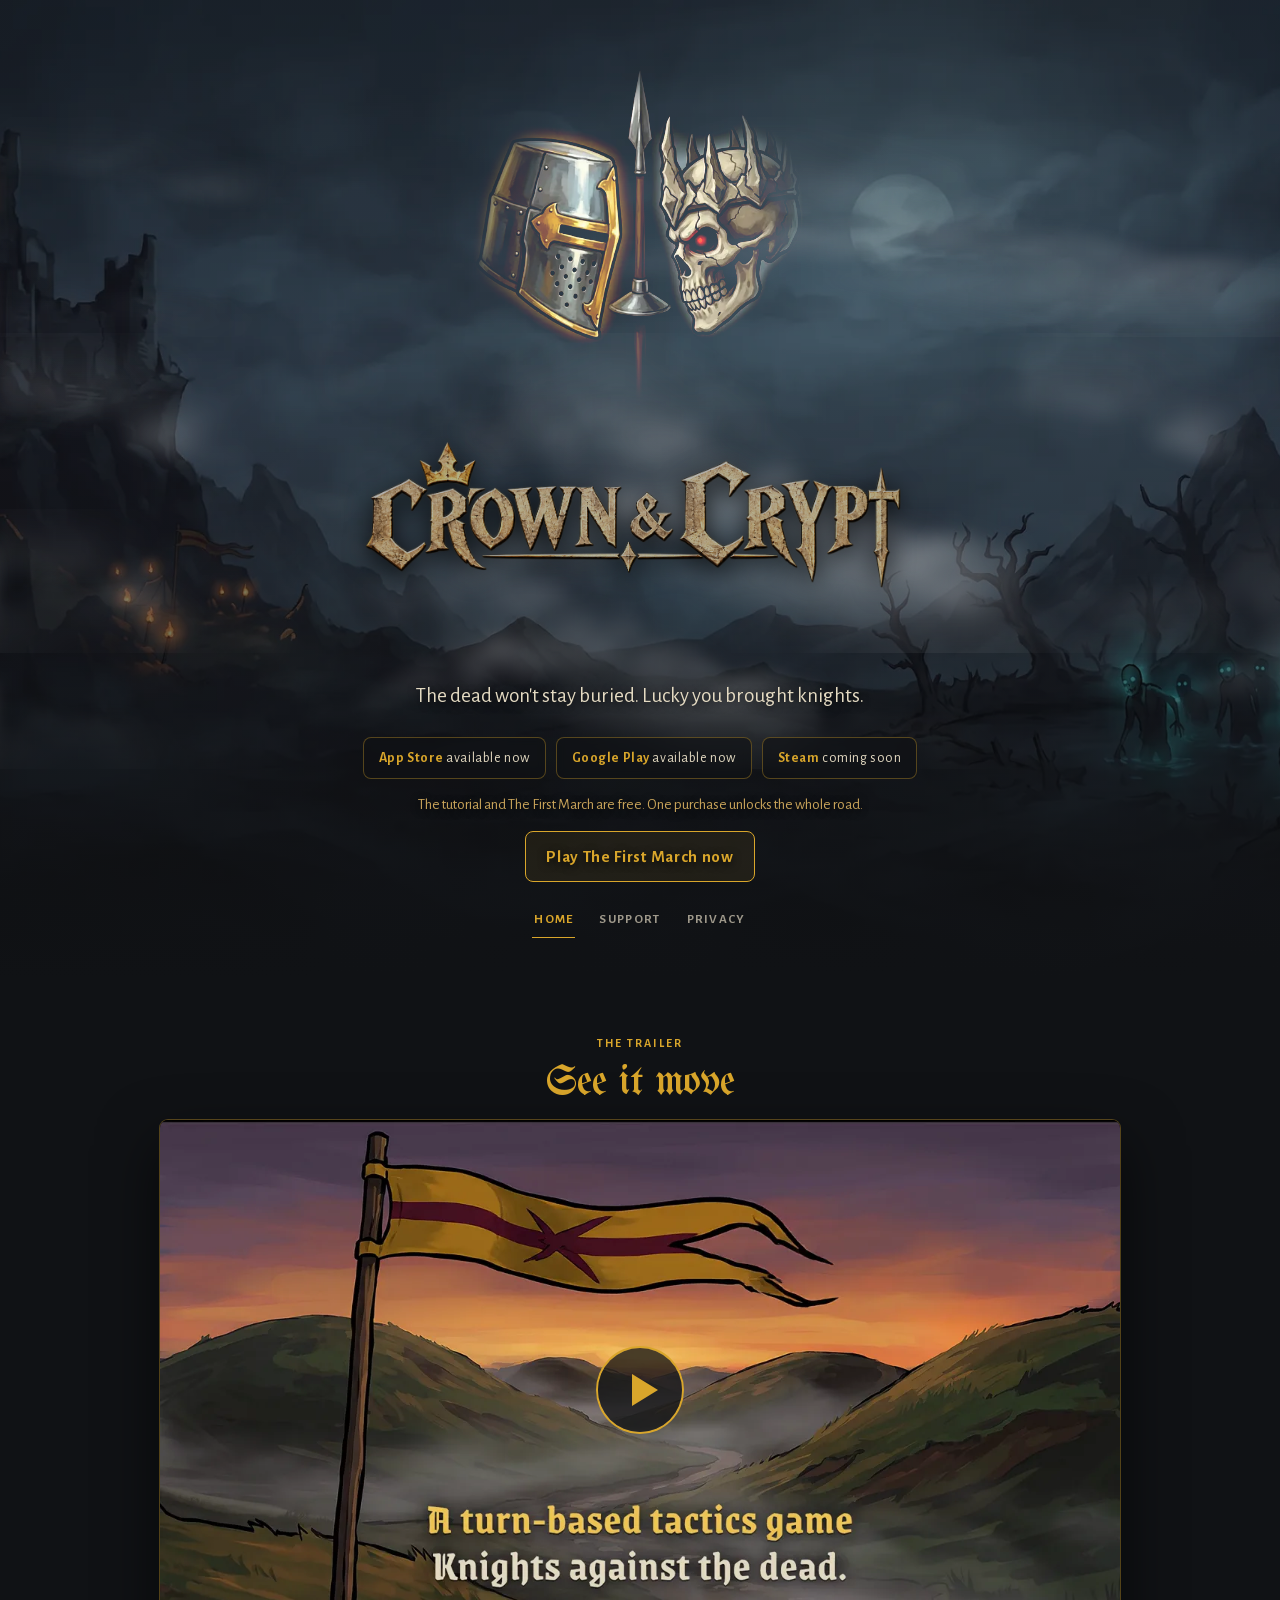
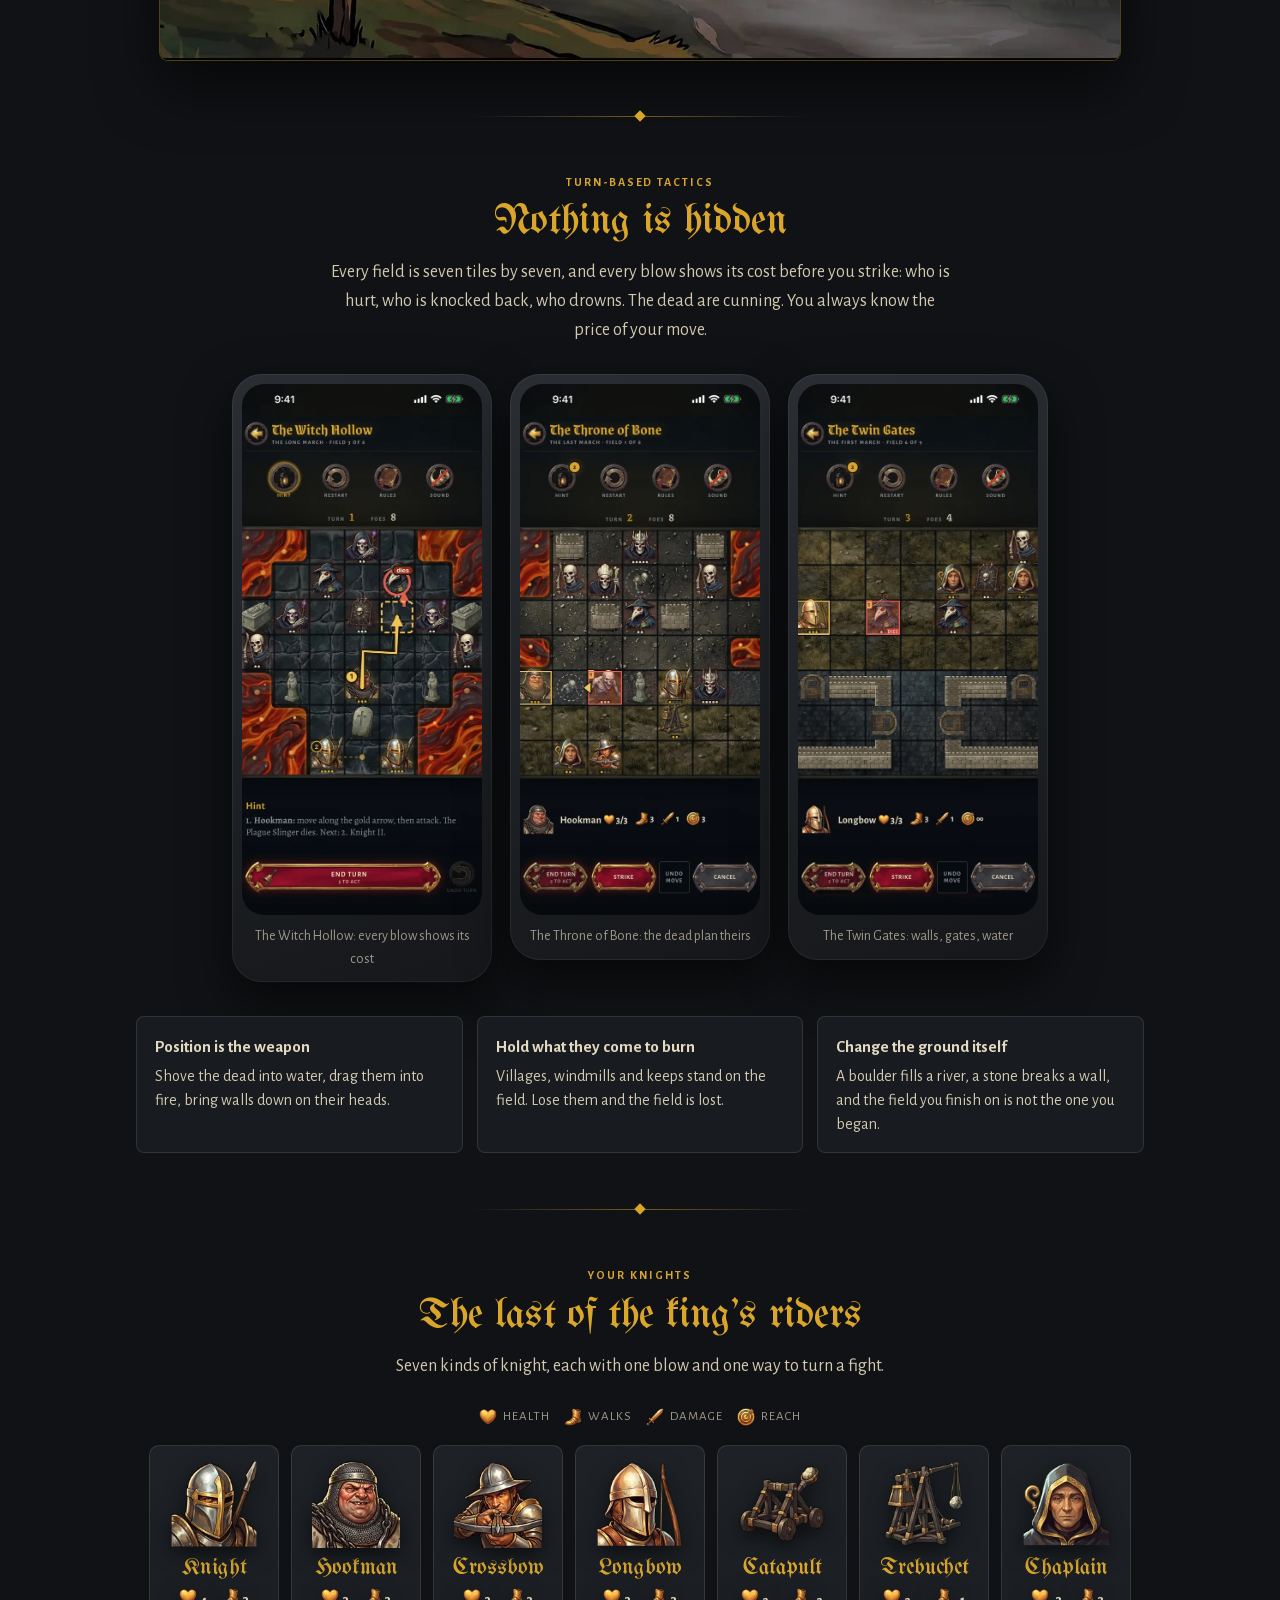
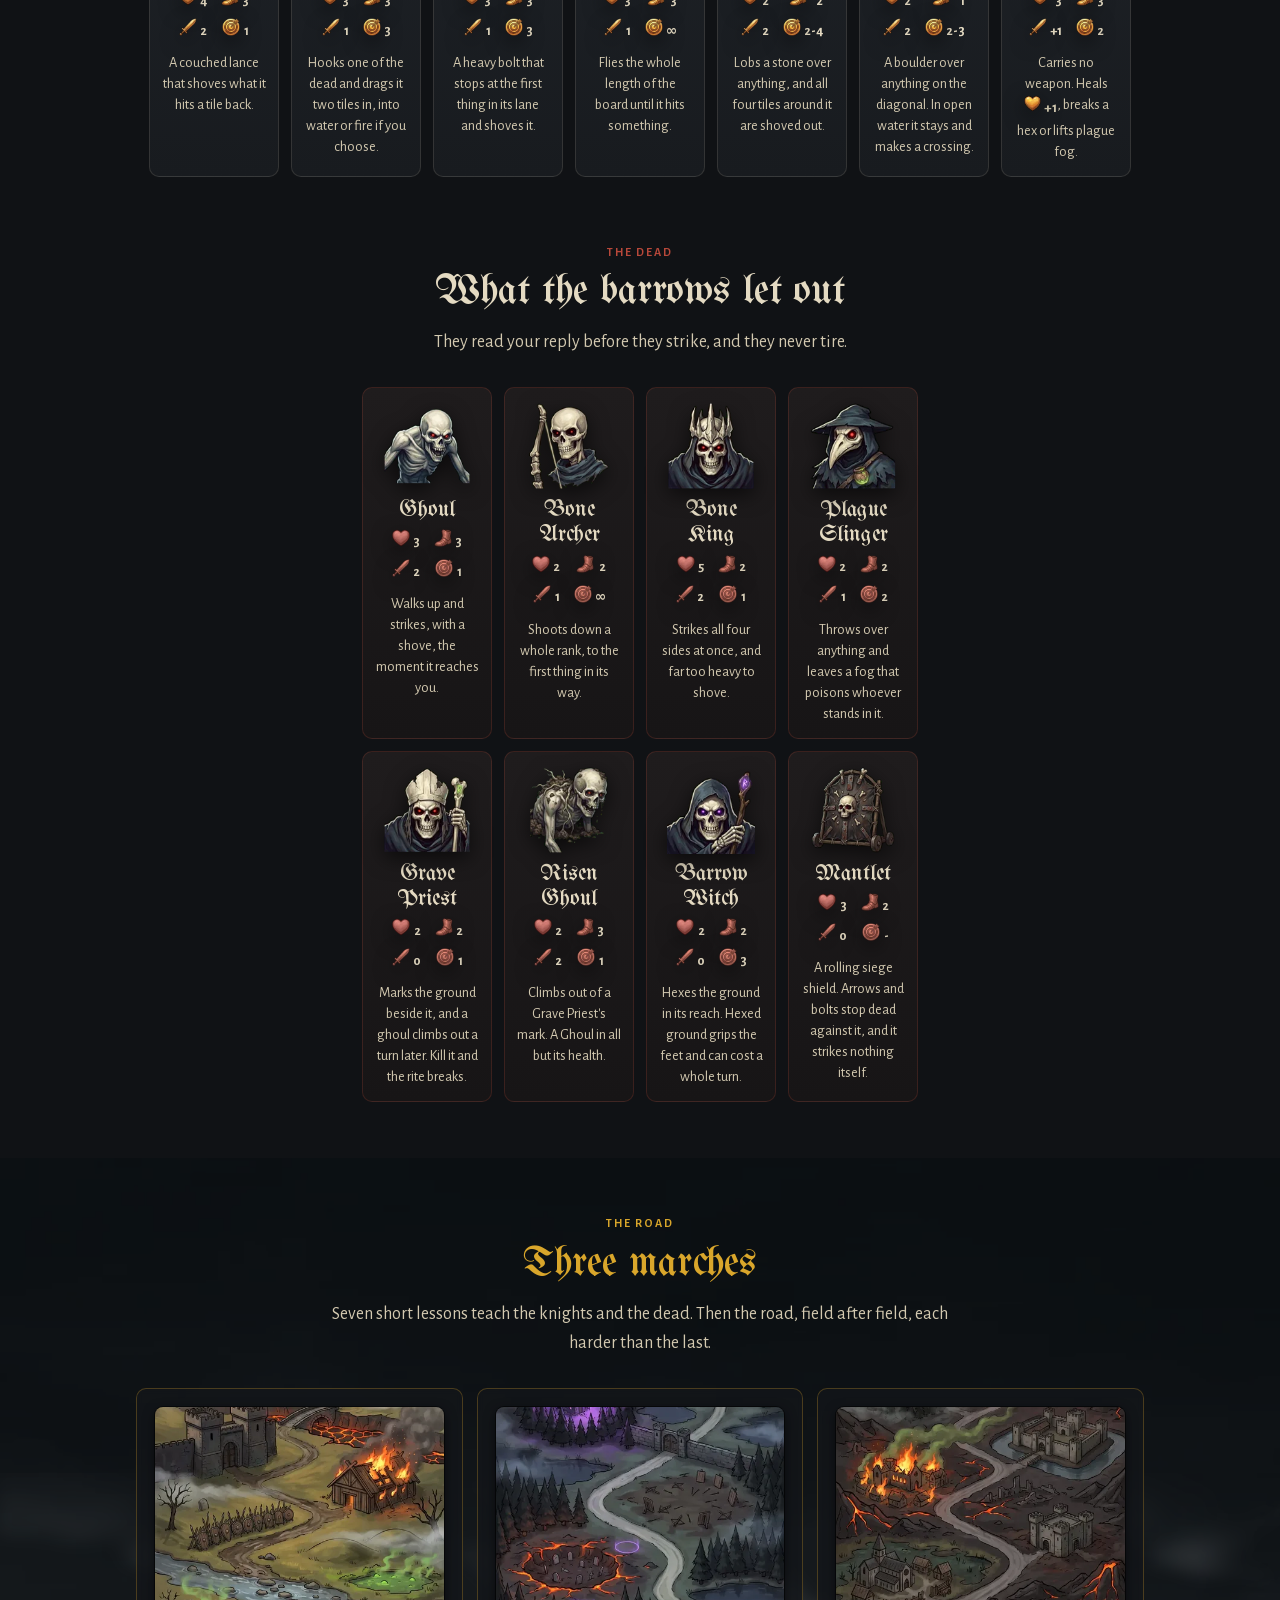
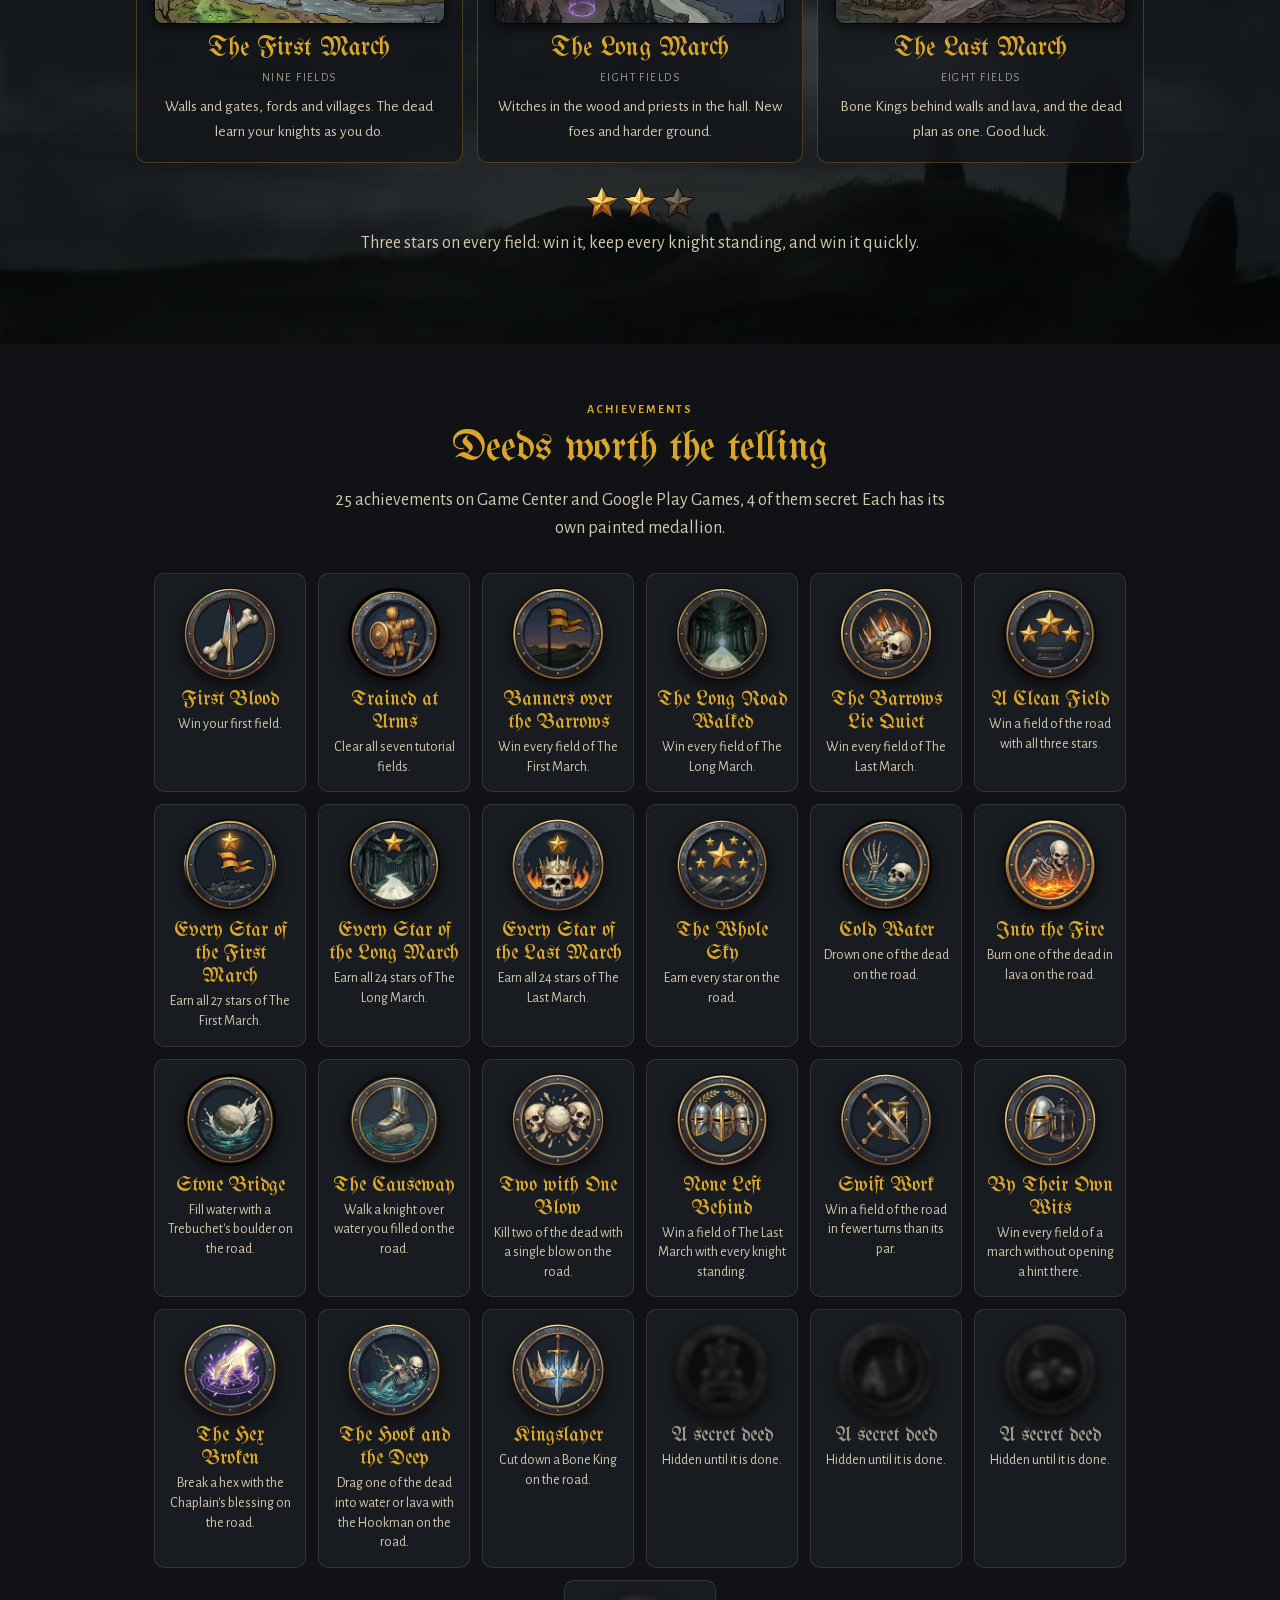
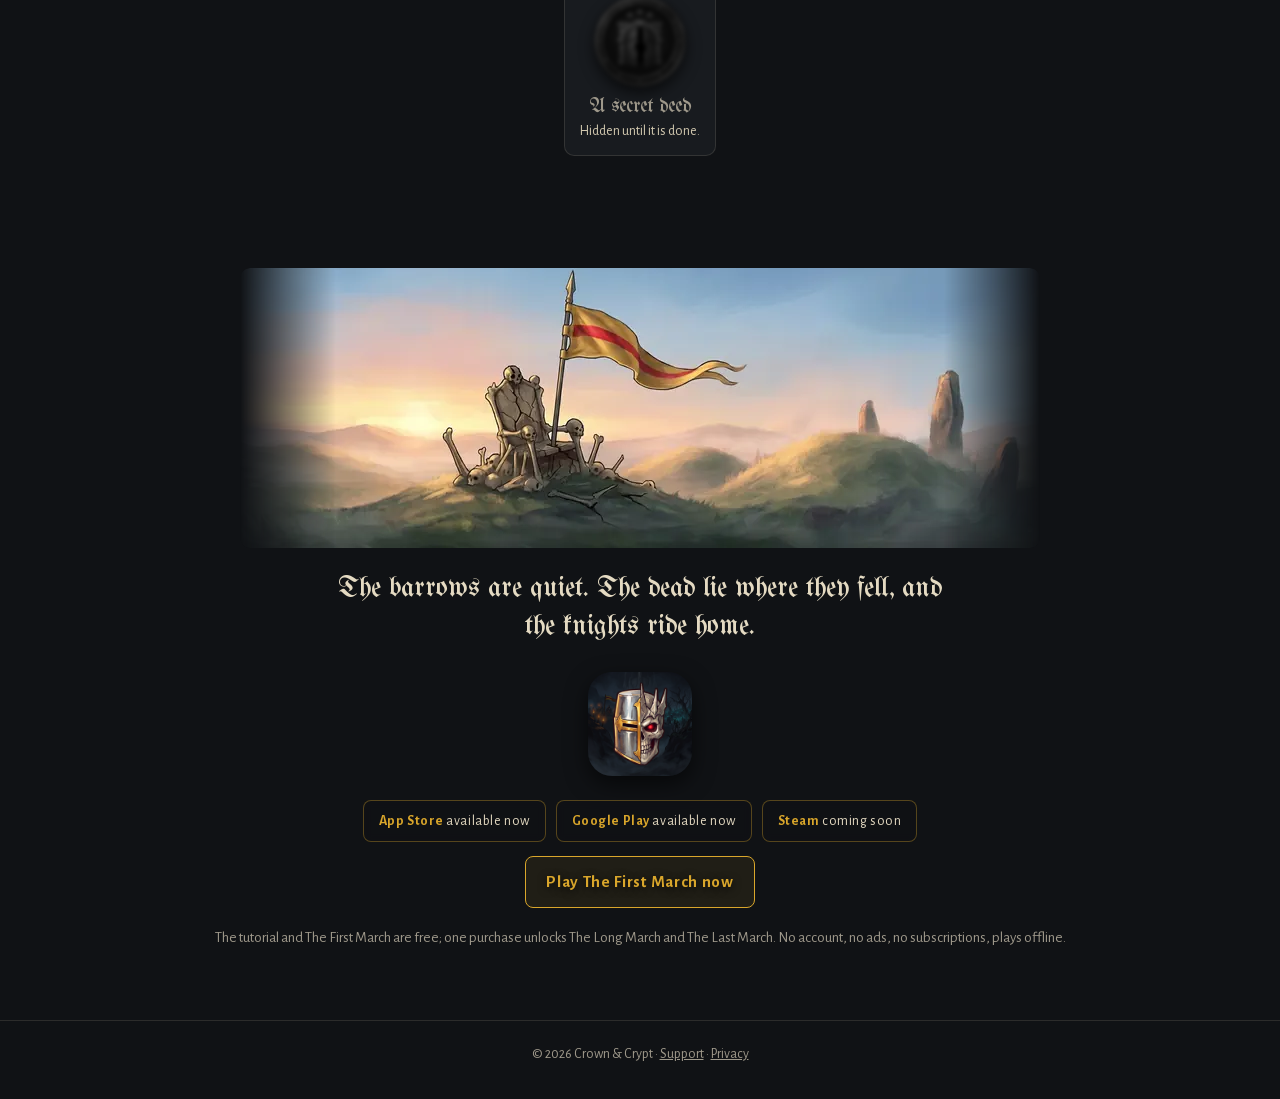
<file: index.html>
<!doctype html>
<html lang="en"><head><meta charset="utf-8"><meta name="color-scheme" content="dark"><meta name="viewport" content="width=device-width,initial-scale=1">
<title>Crown &amp; Crypt</title>
<meta name="description" content="A turn-based tactics game: the last of the king's knights against the dead, on small 7x7 fields.">
<meta property="og:title" content="Crown &amp; Crypt"><meta property="og:description" content="The last of the king's knights against the dead. A turn-based tactics game.">
<meta property="og:image" content="https://pa-az.github.io/crown-and-crypt-site/assets/og.jpg">
<link rel="icon" href="favicon.png"><link rel="apple-touch-icon" href="assets/apple-touch-icon.png">
<link rel="stylesheet" href="style.css?v=15">
<script data-goatcounter="https://candc.goatcounter.com/count" async src="//gc.zgo.at/count.js"></script>
</head><body>
<header class="hero"><div class="bg"></div><div class="fog c"></div><div class="fog a"></div><div class="fog b"></div><div class="shade"></div>
<img class="crest" src="assets/crest.webp" alt="A knight's helm and a crowned skull, a lance between them">
<h1 class="wordmark-heading"><img class="wordmark" src="assets/title-lockup.png" alt="Crown &amp; Crypt"></h1>
<p class="tag">The dead won't stay buried. Lucky you brought knights.</p>
<div class="stores"><a href="https://apps.apple.com/us/app/crown-crypt/id6816765740"><b>App Store</b> available now</a><a href="https://play.google.com/store/apps/details?id=com.pouyazarpak.crownandcrypt"><b>Google Play</b> available now</a><span><b>Steam</b> coming soon</span></div>
<p class="free">The tutorial and The First March are free. One purchase unlocks the whole road.</p>
<p class="play"><a href="play/">Play The First March now</a></p>
<nav><a href="./" aria-current="page">Home</a><a href="support.html">Support</a><a href="privacy.html">Privacy</a></nav>
</header>

<section class="trailer">
<div class="eyebrow">The trailer</div><h2>See it move</h2>
<button class="yt" type="button" aria-label="Play the Crown &amp; Crypt trailer" onclick="this.outerHTML='<iframe class=&quot;yt&quot; src=&quot;https://www.youtube-nocookie.com/embed/4yK3r8IErIY?autoplay=1&amp;rel=0&quot; title=&quot;Crown &amp;amp; Crypt trailer&quot; allow=&quot;autoplay; encrypted-media; picture-in-picture; fullscreen&quot; allowfullscreen></iframe>'"><img src="assets/trailer-poster.webp" alt=""><span class="ytplay"></span></button>
</section>

<div class="rule"></div>

<section>
<div class="eyebrow">Turn-based tactics</div><h2>Nothing is hidden</h2>
<p class="intro">Every field is seven tiles by seven, and every blow shows its cost before you strike: who is hurt, who is knocked back, who drowns. The dead are cunning. You always know the price of your move.</p>
<div class="shots">
<figure class="phone"><img src="assets/shot2-hollow.webp" alt="The Witch Hollow: a hint shows the Hookman's walk and the blow, and the Plague Slinger it kills"><figcaption>The Witch Hollow: every blow shows its cost</figcaption></figure>
<figure class="phone"><img src="assets/shot2-throne.webp" alt="The Throne of Bone: the knights before a wall, the dead and their Bone King beyond it"><figcaption>The Throne of Bone: the dead plan theirs</figcaption></figure>
<figure class="phone"><img src="assets/shot2-gates.webp" alt="The Twin Gates: walls, gates and water between the knights and the dead"><figcaption>The Twin Gates: walls, gates, water</figcaption></figure>
</div>
<div class="points">
<div class="point"><h3>Position is the weapon</h3><p>Shove the dead into water, drag them into fire, bring walls down on their heads.</p></div>
<div class="point"><h3>Hold what they come to burn</h3><p>Villages, windmills and keeps stand on the field. Lose them and the field is lost.</p></div>
<div class="point"><h3>Change the ground itself</h3><p>A boulder fills a river, a stone breaks a wall, and the field you finish on is not the one you began.</p></div>
</div>
</section>

<div class="rule"></div>

<section>
<div class="eyebrow">Your knights</div><h2>The last of the king's riders</h2>
<p class="intro">Seven kinds of knight, each with one blow and one way to turn a fight.</p>
<p class="legend"><img src="assets/mark-health-k.webp" alt=""> health <img src="assets/mark-move-k.webp" alt=""> walks <img src="assets/mark-dmg-k.webp" alt=""> damage <img src="assets/mark-reach-k.webp" alt=""> reach</p>
<div class="roster"><article class="unit"><img src="assets/unit-lancer.webp" alt=""><h3>Knight</h3><div class="marks" aria-label="4 health, walks 3, 2 damage, reach 1"><span><img src="assets/mark-health-k.webp" alt="">4</span><span><img src="assets/mark-move-k.webp" alt="">3</span><span><img src="assets/mark-dmg-k.webp" alt="">2</span><span><img src="assets/mark-reach-k.webp" alt="">1</span></div><p>A couched lance that shoves what it hits a tile back.</p></article><article class="unit"><img src="assets/unit-billhook.webp" alt=""><h3>Hookman</h3><div class="marks" aria-label="3 health, walks 3, 1 damage, reach 3"><span><img src="assets/mark-health-k.webp" alt="">3</span><span><img src="assets/mark-move-k.webp" alt="">3</span><span><img src="assets/mark-dmg-k.webp" alt="">1</span><span><img src="assets/mark-reach-k.webp" alt="">3</span></div><p>Hooks one of the dead and drags it two tiles in, into water or fire if you choose.</p></article><article class="unit"><img src="assets/unit-crossbow.webp?v=2" alt=""><h3>Crossbow</h3><div class="marks" aria-label="3 health, walks 3, 1 damage, reach 3"><span><img src="assets/mark-health-k.webp" alt="">3</span><span><img src="assets/mark-move-k.webp" alt="">3</span><span><img src="assets/mark-dmg-k.webp" alt="">1</span><span><img src="assets/mark-reach-k.webp" alt="">3</span></div><p>A heavy bolt that stops at the first thing in its lane and shoves it.</p></article><article class="unit"><img src="assets/unit-longbow.webp" alt=""><h3>Longbow</h3><div class="marks" aria-label="3 health, walks 3, 1 damage, reach the whole rank"><span><img src="assets/mark-health-k.webp" alt="">3</span><span><img src="assets/mark-move-k.webp" alt="">3</span><span><img src="assets/mark-dmg-k.webp" alt="">1</span><span><img src="assets/mark-reach-k.webp" alt="">∞</span></div><p>Flies the whole length of the board until it hits something.</p></article><article class="unit"><img src="assets/unit-catapult.webp" alt=""><h3>Catapult</h3><div class="marks" aria-label="2 health, walks 2, 2 damage, reach 2none4"><span><img src="assets/mark-health-k.webp" alt="">2</span><span><img src="assets/mark-move-k.webp" alt="">2</span><span><img src="assets/mark-dmg-k.webp" alt="">2</span><span><img src="assets/mark-reach-k.webp" alt="">2-4</span></div><p>Lobs a stone over anything, and all four tiles around it are shoved out.</p></article><article class="unit"><img src="assets/unit-trebuchet.webp" alt=""><h3>Trebuchet</h3><div class="marks" aria-label="2 health, walks 1, 2 damage, reach 2none3"><span><img src="assets/mark-health-k.webp" alt="">2</span><span><img src="assets/mark-move-k.webp" alt="">1</span><span><img src="assets/mark-dmg-k.webp" alt="">2</span><span><img src="assets/mark-reach-k.webp" alt="">2-3</span></div><p>A boulder over anything on the diagonal. In open water it stays and makes a crossing.</p></article><article class="unit"><img src="assets/unit-chaplain.webp" alt=""><h3>Chaplain</h3><div class="marks" aria-label="3 health, walks 3, heals 1 damage, reach 2"><span><img src="assets/mark-health-k.webp" alt="">3</span><span><img src="assets/mark-move-k.webp" alt="">3</span><span><img src="assets/mark-dmg-k.webp" alt="">+1</span><span><img src="assets/mark-reach-k.webp" alt="">2</span></div><p>Carries no weapon. Heals <span class="mki"><img src="assets/mark-health-k.webp" alt="">+1</span>, breaks a hex or lifts plague fog.</p></article></div>
</section>

<section class="dead" style="padding-top:10px">
<div class="eyebrow" style="color:var(--madder)">The dead</div><h2 style="color:var(--bone)">What the barrows let out</h2>
<p class="intro">They read your reply before they strike, and they never tire.</p>
<div class="roster"><article class="unit"><img src="assets/unit-ghoul.webp" alt=""><h3>Ghoul</h3><div class="marks" aria-label="3 health, walks 3, 2 damage, reach 1"><span><img src="assets/mark-health-d.webp" alt="">3</span><span><img src="assets/mark-move-d.webp" alt="">3</span><span><img src="assets/mark-dmg-d.webp" alt="">2</span><span><img src="assets/mark-reach-d.webp" alt="">1</span></div><p>Walks up and strikes, with a shove, the moment it reaches you.</p></article><article class="unit"><img src="assets/unit-bonearcher.webp" alt=""><h3>Bone Archer</h3><div class="marks" aria-label="2 health, walks 2, 1 damage, reach the whole rank"><span><img src="assets/mark-health-d.webp" alt="">2</span><span><img src="assets/mark-move-d.webp" alt="">2</span><span><img src="assets/mark-dmg-d.webp" alt="">1</span><span><img src="assets/mark-reach-d.webp" alt="">∞</span></div><p>Shoots down a whole rank, to the first thing in its way.</p></article><article class="unit"><img src="assets/unit-boneking.webp" alt=""><h3>Bone King</h3><div class="marks" aria-label="5 health, walks 2, 2 damage, reach 1"><span><img src="assets/mark-health-d.webp" alt="">5</span><span><img src="assets/mark-move-d.webp" alt="">2</span><span><img src="assets/mark-dmg-d.webp" alt="">2</span><span><img src="assets/mark-reach-d.webp" alt="">1</span></div><p>Strikes all four sides at once, and far too heavy to shove.</p></article><article class="unit"><img src="assets/unit-slinger.webp" alt=""><h3>Plague Slinger</h3><div class="marks" aria-label="2 health, walks 2, 1 damage, reach 2"><span><img src="assets/mark-health-d.webp" alt="">2</span><span><img src="assets/mark-move-d.webp" alt="">2</span><span><img src="assets/mark-dmg-d.webp" alt="">1</span><span><img src="assets/mark-reach-d.webp" alt="">2</span></div><p>Throws over anything and leaves a fog that poisons whoever stands in it.</p></article><article class="unit"><img src="assets/unit-priest.webp" alt=""><h3>Grave Priest</h3><div class="marks" aria-label="2 health, walks 2, 0 damage, reach 1"><span><img src="assets/mark-health-d.webp" alt="">2</span><span><img src="assets/mark-move-d.webp" alt="">2</span><span><img src="assets/mark-dmg-d.webp" alt="">0</span><span><img src="assets/mark-reach-d.webp" alt="">1</span></div><p>Marks the ground beside it, and a ghoul climbs out a turn later. Kill it and the rite breaks.</p></article><article class="unit"><img src="assets/unit-risen.webp" alt=""><h3>Risen Ghoul</h3><div class="marks" aria-label="2 health, walks 3, 2 damage, reach 1"><span><img src="assets/mark-health-d.webp" alt="">2</span><span><img src="assets/mark-move-d.webp" alt="">3</span><span><img src="assets/mark-dmg-d.webp" alt="">2</span><span><img src="assets/mark-reach-d.webp" alt="">1</span></div><p>Climbs out of a Grave Priest's mark. A Ghoul in all but its health.</p></article><article class="unit"><img src="assets/unit-witch.webp?v=2" alt=""><h3>Barrow Witch</h3><div class="marks" aria-label="2 health, walks 2, 0 damage, reach 3"><span><img src="assets/mark-health-d.webp" alt="">2</span><span><img src="assets/mark-move-d.webp" alt="">2</span><span><img src="assets/mark-dmg-d.webp" alt="">0</span><span><img src="assets/mark-reach-d.webp" alt="">3</span></div><p>Hexes the ground in its reach. Hexed ground grips the feet and can cost a whole turn.</p></article><article class="unit"><img src="assets/unit-mantlet.webp" alt=""><h3>Mantlet</h3><div class="marks" aria-label="3 health, walks 2, 0 damage, reach none"><span><img src="assets/mark-health-d.webp" alt="">3</span><span><img src="assets/mark-move-d.webp" alt="">2</span><span><img src="assets/mark-dmg-d.webp" alt="">0</span><span><img src="assets/mark-reach-d.webp" alt="">-</span></div><p>A rolling siege shield. Arrows and bolts stop dead against it, and it strikes nothing itself.</p></article></div>
</section>

<div class="band"><div class="bg"></div><div class="fog a"></div>
<section>
<div class="eyebrow">The road</div><h2>Three marches</h2>
<p class="intro">Seven short lessons teach the knights and the dead. Then the road, field after field, each harder than the last.</p>
<div class="marches">
<div class="march"><img class="map" src="assets/march-1.webp" alt=""><h3>The First March</h3><div class="n">Nine fields</div><p>Walls and gates, fords and villages. The dead learn your knights as you do.</p></div>
<div class="march"><img class="map" src="assets/march-2.webp" alt=""><h3>The Long March</h3><div class="n">Eight fields</div><p>Witches in the wood and priests in the hall. New foes and harder ground.</p></div>
<div class="march"><img class="map" src="assets/march-3.webp" alt=""><h3>The Last March</h3><div class="n">Eight fields</div><p>Bone Kings behind walls and lava, and the dead plan as one. Good luck.</p></div>
</div>
<div class="stars"><img src="assets/star-on.webp" alt=""><img src="assets/star-on.webp" alt=""><img src="assets/star-off.webp" alt=""></div>
<p class="intro" style="margin-top:10px">Three stars on every field: win it, keep every knight standing, and win it quickly.</p>
</section></div>

<section>
<div class="eyebrow">Achievements</div><h2>Deeds worth the telling</h2>
<p class="intro">25 achievements on Game Center and Google Play Games, 4 of them secret. Each has its own painted medallion.</p>
<div class="achs"><div class="ach"><img src="assets/ach/first_blood.webp" alt=""><h3>First Blood</h3><p>Win your first field.</p></div><div class="ach"><img src="assets/ach/tutorial.webp" alt=""><h3>Trained at Arms</h3><p>Clear all seven tutorial fields.</p></div><div class="ach"><img src="assets/ach/march_1.webp" alt=""><h3>Banners over the Barrows</h3><p>Win every field of The First March.</p></div><div class="ach"><img src="assets/ach/march_2.webp" alt=""><h3>The Long Road Walked</h3><p>Win every field of The Long March.</p></div><div class="ach"><img src="assets/ach/march_3.webp" alt=""><h3>The Barrows Lie Quiet</h3><p>Win every field of The Last March.</p></div><div class="ach"><img src="assets/ach/three_stars.webp" alt=""><h3>A Clean Field</h3><p>Win a field of the road with all three stars.</p></div><div class="ach"><img src="assets/ach/stars_1.webp" alt=""><h3>Every Star of the First March</h3><p>Earn all 27 stars of The First March.</p></div><div class="ach"><img src="assets/ach/stars_2.webp" alt=""><h3>Every Star of the Long March</h3><p>Earn all 24 stars of The Long March.</p></div><div class="ach"><img src="assets/ach/stars_3.webp" alt=""><h3>Every Star of the Last March</h3><p>Earn all 24 stars of The Last March.</p></div><div class="ach"><img src="assets/ach/stars_all.webp" alt=""><h3>The Whole Sky</h3><p>Earn every star on the road.</p></div><div class="ach"><img src="assets/ach/drown.webp" alt=""><h3>Cold Water</h3><p>Drown one of the dead on the road.</p></div><div class="ach"><img src="assets/ach/burn.webp" alt=""><h3>Into the Fire</h3><p>Burn one of the dead in lava on the road.</p></div><div class="ach"><img src="assets/ach/stone_bridge.webp" alt=""><h3>Stone Bridge</h3><p>Fill water with a Trebuchet&#x27;s boulder on the road.</p></div><div class="ach"><img src="assets/ach/causeway.webp" alt=""><h3>The Causeway</h3><p>Walk a knight over water you filled on the road.</p></div><div class="ach"><img src="assets/ach/two_one_blow.webp" alt=""><h3>Two with One Blow</h3><p>Kill two of the dead with a single blow on the road.</p></div><div class="ach"><img src="assets/ach/none_left.webp" alt=""><h3>None Left Behind</h3><p>Win a field of The Last March with every knight standing.</p></div><div class="ach"><img src="assets/ach/swift.webp" alt=""><h3>Swift Work</h3><p>Win a field of the road in fewer turns than its par.</p></div><div class="ach"><img src="assets/ach/own_wits.webp" alt=""><h3>By Their Own Wits</h3><p>Win every field of a march without opening a hint there.</p></div><div class="ach"><img src="assets/ach/hex_broken.webp" alt=""><h3>The Hex Broken</h3><p>Break a hex with the Chaplain&#x27;s blessing on the road.</p></div><div class="ach"><img src="assets/ach/hook_deep.webp" alt=""><h3>The Hook and the Deep</h3><p>Drag one of the dead into water or lava with the Hookman on the road.</p></div><div class="ach"><img src="assets/ach/kingslayer.webp" alt=""><h3>Kingslayer</h3><p>Cut down a Bone King on the road.</p></div><div class="ach secret"><img src="assets/ach/throne.webp" alt=""><h3>A secret deed</h3><p>Hidden until it is done.</p></div><div class="ach secret"><img src="assets/ach/abbey.webp" alt=""><h3>A secret deed</h3><p>Hidden until it is done.</p></div><div class="ach secret"><img src="assets/ach/black_tarn.webp" alt=""><h3>A secret deed</h3><p>Hidden until it is done.</p></div><div class="ach secret"><img src="assets/ach/gatehouse.webp" alt=""><h3>A secret deed</h3><p>Hidden until it is done.</p></div></div>
</section>

<section class="close">
<img class="sheet" src="assets/sheet-ending.webp" alt="">
<p class="quote">The barrows are quiet. The dead lie where they fell, and the knights ride home.</p>
<img class="icon" src="assets/icon-256.png" alt="Crown &amp; Crypt app icon">
<div class="stores"><a href="https://apps.apple.com/us/app/crown-crypt/id6816765740"><b>App Store</b> available now</a><a href="https://play.google.com/store/apps/details?id=com.pouyazarpak.crownandcrypt"><b>Google Play</b> available now</a><span><b>Steam</b> coming soon</span></div>
<p class="play"><a href="play/">Play The First March now</a></p>
<p class="muted" style="margin-top:18px">The tutorial and The First March are free; one purchase unlocks The Long March and The Last March. No account, no ads, no subscriptions, plays offline.</p>
</section>
<footer>&copy; 2026 Crown &amp; Crypt &middot; <a href="support.html">Support</a> &middot; <a href="privacy.html">Privacy</a></footer>
</body></html>
</file>
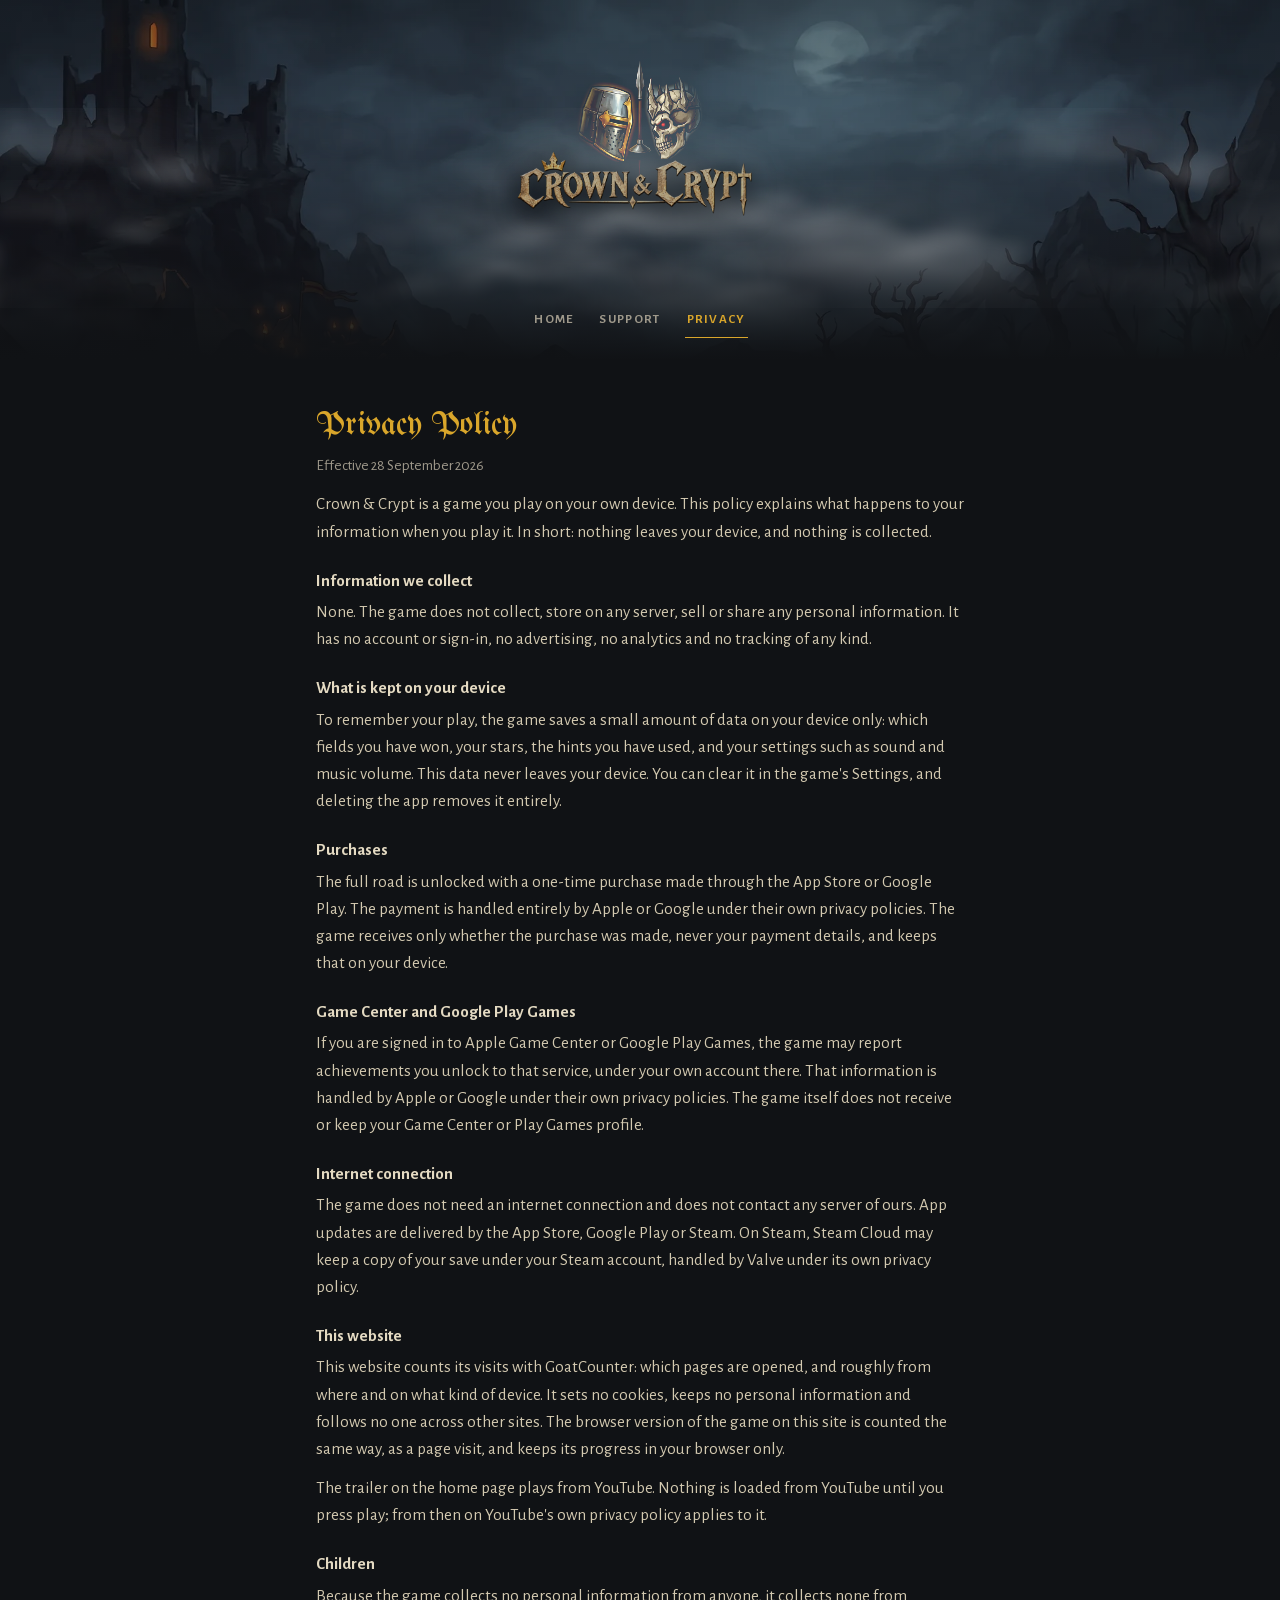
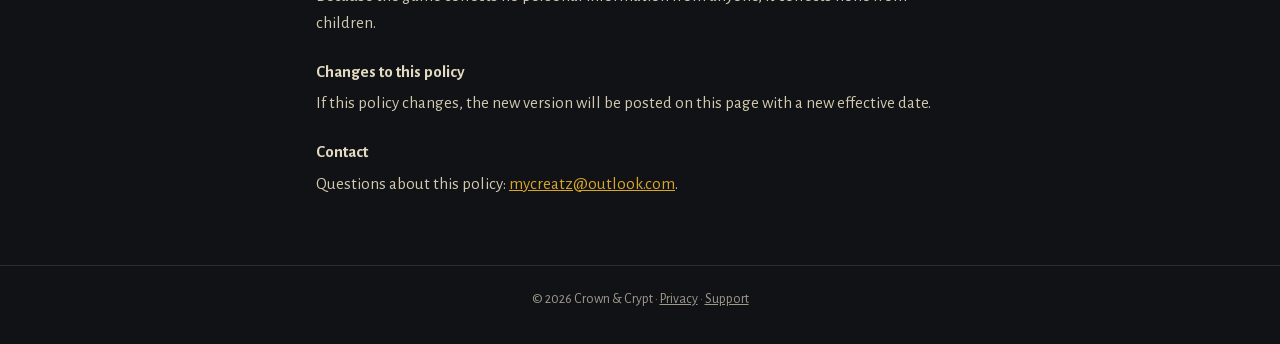
<file: privacy.html>
<!doctype html>
<html lang="en"><head><meta charset="utf-8"><meta name="color-scheme" content="dark"><meta name="viewport" content="width=device-width,initial-scale=1">
<title>Privacy Policy &middot; Crown &amp; Crypt</title><meta name="description" content="Crown &amp; Crypt collects no personal data.">
<link rel="icon" href="favicon.png"><link rel="apple-touch-icon" href="assets/apple-touch-icon.png">
<link rel="stylesheet" href="style.css?v=15">
<script data-goatcounter="https://candc.goatcounter.com/count" async src="//gc.zgo.at/count.js"></script>
</head><body>
<header class="hero small"><div class="bg"></div><div class="fog c"></div><div class="fog a"></div><div class="fog b"></div><div class="shade"></div><img class="crest" src="assets/crest.webp" alt=""><img class="wordmark" src="assets/title-lockup.png" alt="Crown &amp; Crypt">
<nav><a href="./">Home</a><a href="support.html">Support</a><a href="privacy.html" aria-current="page">Privacy</a></nav>
</header>
<main>
<h2>Privacy Policy</h2>
<p class="muted">Effective 28 September 2026</p>
<p>Crown &amp; Crypt is a game you play on your own device. This policy explains what happens to your information when you play it. In short: nothing leaves your device, and nothing is collected.</p>
<h3>Information we collect</h3>
<p>None. The game does not collect, store on any server, sell or share any personal information. It has no account or sign-in, no advertising, no analytics and no tracking of any kind.</p>
<h3>What is kept on your device</h3>
<p>To remember your play, the game saves a small amount of data on your device only: which fields you have won, your stars, the hints you have used, and your settings such as sound and music volume. This data never leaves your device. You can clear it in the game's Settings, and deleting the app removes it entirely.</p>
<h3>Purchases</h3>
<p>The full road is unlocked with a one-time purchase made through the App Store or Google Play. The payment is handled entirely by Apple or Google under their own privacy policies. The game receives only whether the purchase was made, never your payment details, and keeps that on your device.</p>
<h3>Game Center and Google Play Games</h3>
<p>If you are signed in to Apple Game Center or Google Play Games, the game may report achievements you unlock to that service, under your own account there. That information is handled by Apple or Google under their own privacy policies. The game itself does not receive or keep your Game Center or Play Games profile.</p>
<h3>Internet connection</h3>
<p>The game does not need an internet connection and does not contact any server of ours. App updates are delivered by the App Store, Google Play or Steam. On Steam, Steam Cloud may keep a copy of your save under your Steam account, handled by Valve under its own privacy policy.</p>
<h3>This website</h3>
<p>This website counts its visits with GoatCounter: which pages are opened, and roughly from where and on what kind of device. It sets no cookies, keeps no personal information and follows no one across other sites. The browser version of the game on this site is counted the same way, as a page visit, and keeps its progress in your browser only.</p>
<p>The trailer on the home page plays from YouTube. Nothing is loaded from YouTube until you press play; from then on YouTube's own privacy policy applies to it.</p>
<h3>Children</h3>
<p>Because the game collects no personal information from anyone, it collects none from children.</p>
<h3>Changes to this policy</h3>
<p>If this policy changes, the new version will be posted on this page with a new effective date.</p>
<h3>Contact</h3>
<p>Questions about this policy: <a href="mailto:mycreatz@outlook.com">mycreatz@outlook.com</a>.</p>
</main>
<footer>&copy; 2026 Crown &amp; Crypt &middot; <a href="privacy.html">Privacy</a> &middot; <a href="support.html">Support</a></footer>
</body></html>
</file>
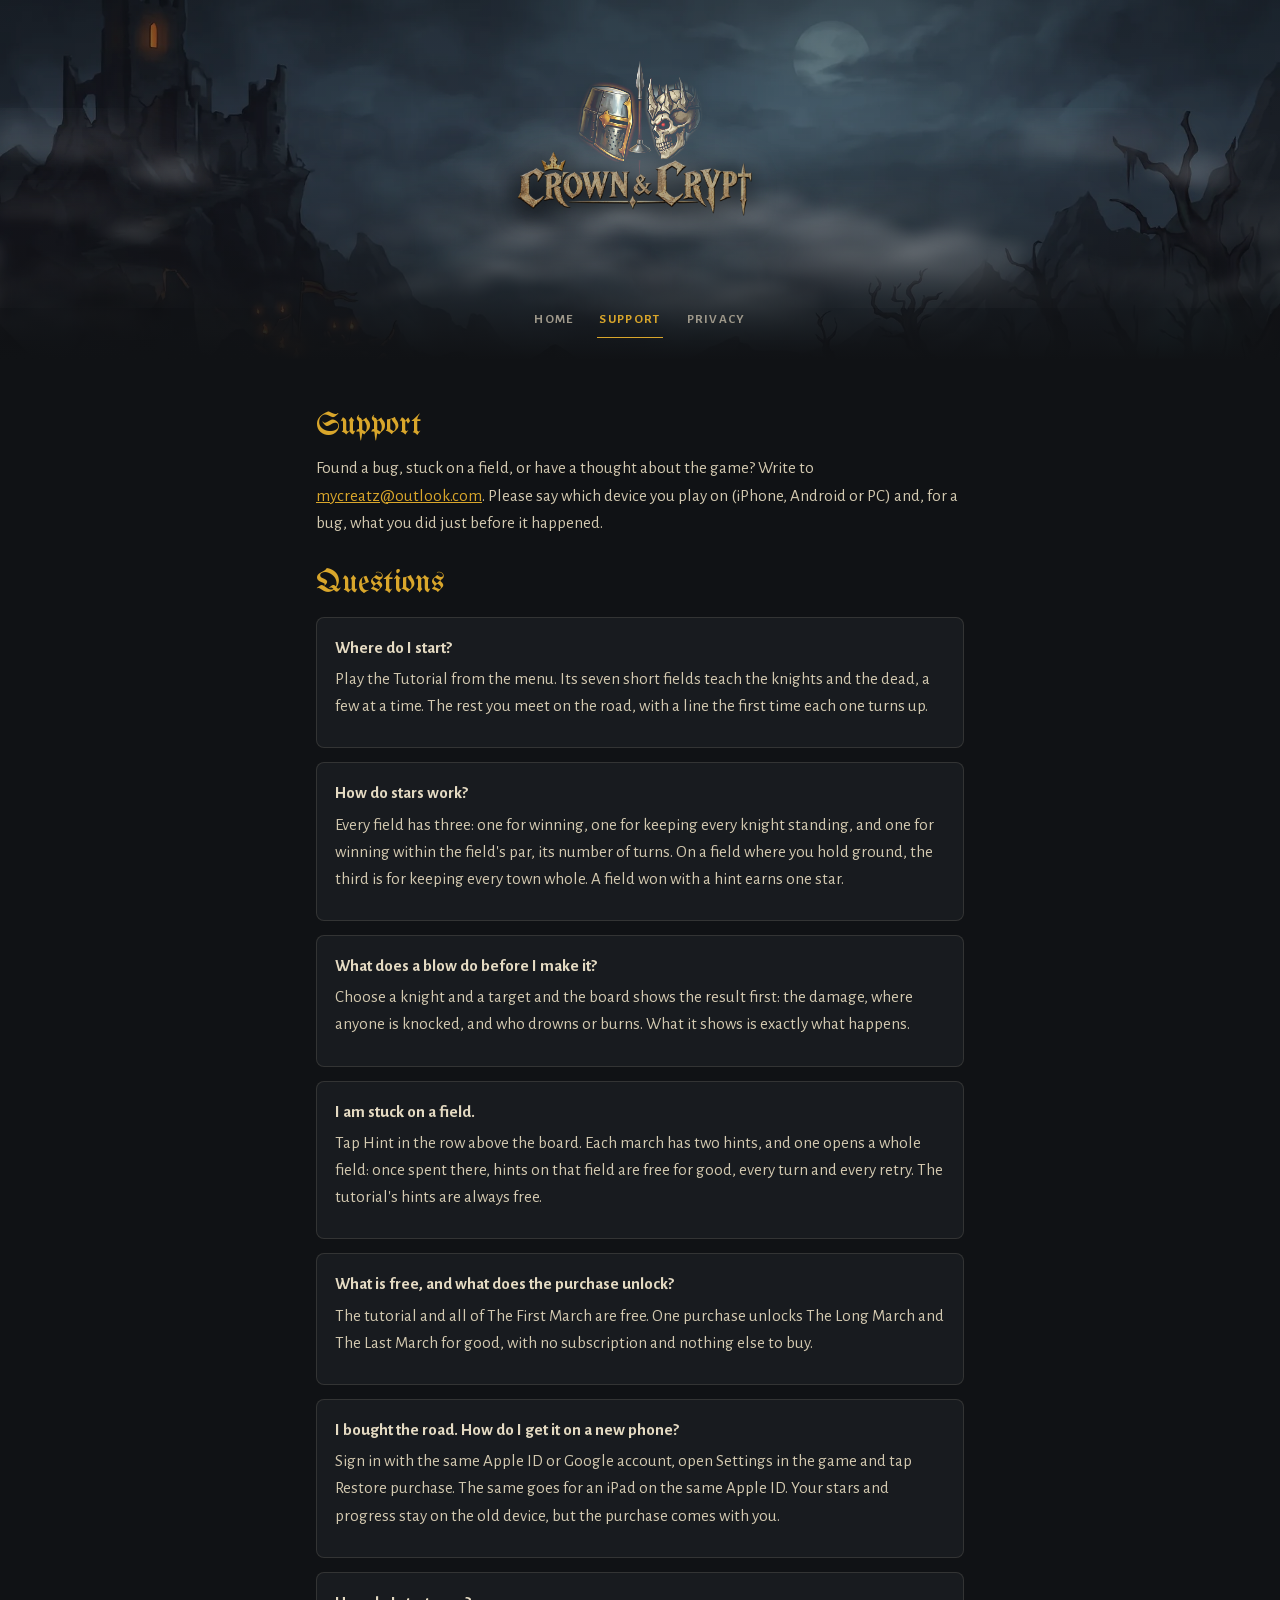
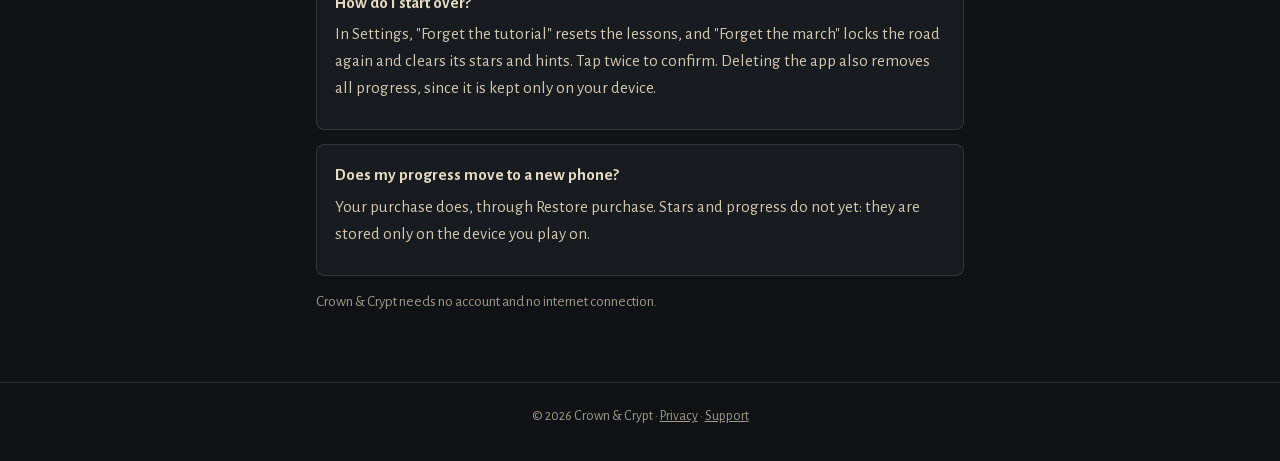
<file: support.html>
<!doctype html>
<html lang="en"><head><meta charset="utf-8"><meta name="color-scheme" content="dark"><meta name="viewport" content="width=device-width,initial-scale=1">
<title>Support &middot; Crown &amp; Crypt</title><meta name="description" content="Help and contact for Crown &amp; Crypt.">
<link rel="icon" href="favicon.png"><link rel="apple-touch-icon" href="assets/apple-touch-icon.png">
<link rel="stylesheet" href="style.css?v=15">
<script data-goatcounter="https://candc.goatcounter.com/count" async src="//gc.zgo.at/count.js"></script>
</head><body>
<header class="hero small"><div class="bg"></div><div class="fog c"></div><div class="fog a"></div><div class="fog b"></div><div class="shade"></div><img class="crest" src="assets/crest.webp" alt=""><img class="wordmark" src="assets/title-lockup.png" alt="Crown &amp; Crypt">
<nav><a href="./">Home</a><a href="support.html" aria-current="page">Support</a><a href="privacy.html">Privacy</a></nav>
</header>
<main>
<h2>Support</h2>
<p>Found a bug, stuck on a field, or have a thought about the game? Write to <a href="mailto:mycreatz@outlook.com">mycreatz@outlook.com</a>. Please say which device you play on (iPhone, Android or PC) and, for a bug, what you did just before it happened.</p>
<h2>Questions</h2>
<div class="card"><h3>Where do I start?</h3><p>Play the Tutorial from the menu. Its seven short fields teach the knights and the dead, a few at a time. The rest you meet on the road, with a line the first time each one turns up.</p></div>
<div class="card"><h3>How do stars work?</h3><p>Every field has three: one for winning, one for keeping every knight standing, and one for winning within the field's par, its number of turns. On a field where you hold ground, the third is for keeping every town whole. A field won with a hint earns one star.</p></div>
<div class="card"><h3>What does a blow do before I make it?</h3><p>Choose a knight and a target and the board shows the result first: the damage, where anyone is knocked, and who drowns or burns. What it shows is exactly what happens.</p></div>
<div class="card"><h3>I am stuck on a field.</h3><p>Tap Hint in the row above the board. Each march has two hints, and one opens a whole field: once spent there, hints on that field are free for good, every turn and every retry. The tutorial's hints are always free.</p></div>
<div class="card"><h3>What is free, and what does the purchase unlock?</h3><p>The tutorial and all of The First March are free. One purchase unlocks The Long March and The Last March for good, with no subscription and nothing else to buy.</p></div>
<div class="card"><h3>I bought the road. How do I get it on a new phone?</h3><p>Sign in with the same Apple ID or Google account, open Settings in the game and tap Restore purchase. The same goes for an iPad on the same Apple ID. Your stars and progress stay on the old device, but the purchase comes with you.</p></div>
<div class="card"><h3>How do I start over?</h3><p>In Settings, "Forget the tutorial" resets the lessons, and "Forget the march" locks the road again and clears its stars and hints. Tap twice to confirm. Deleting the app also removes all progress, since it is kept only on your device.</p></div>
<div class="card"><h3>Does my progress move to a new phone?</h3><p>Your purchase does, through Restore purchase. Stars and progress do not yet: they are stored only on the device you play on.</p></div>
<p class="muted">Crown &amp; Crypt needs no account and no internet connection.</p>
</main>
<footer>&copy; 2026 Crown &amp; Crypt &middot; <a href="privacy.html">Privacy</a> &middot; <a href="support.html">Support</a></footer>
</body></html>
</file>
<file: style.css>
@font-face{font-family:"Maguntia";src:url(assets/UnifrakturMaguntia.woff2) format("woff2");font-display:swap}
@font-face{font-family:"Alegreya Sans";font-weight:400;src:url(assets/Alegreya-Sans-wght-400.woff2) format("woff2");font-display:swap}
@font-face{font-family:"Alegreya Sans";font-weight:700;src:url(assets/Alegreya-Sans-wght-700.woff2) format("woff2");font-display:swap}
/* dark by design, and said so: dark-mode extensions such as Noir in Safari
   leave a page alone only when its styles carry a prefers-color-scheme rule */
@media (prefers-color-scheme: dark){:root{color-scheme:dark}}
:root{color-scheme:dark;
  --bg:#101215;--pane:#181b1f;--pane2:#1e2227;--line:rgba(228,218,194,.13);
  --ink:#e4dac2;--body:#d3c9b0;--dim:#9f998b;--gold:#d9a62b;--gold-dim:#c9a45a;
  --bone:#e4dac2;--madder:#b8483a;
}
*{box-sizing:border-box;margin:0}
html{background:var(--bg);overflow-x:clip}
body{background:var(--bg);color:var(--ink);font:17px/1.6 "Alegreya Sans",system-ui,-apple-system,sans-serif;overflow-x:clip}
img{display:block;max-width:100%}
a{color:var(--gold)} a:hover{color:#f0c55a}

/* ---------- hero: the keep and the tarn at night (pass 62), mist rolling through it ---------- */
.hero{position:relative;isolation:isolate;overflow:hidden;text-align:center;padding:30px 16px 40px;min-height:min(100svh,860px);
  display:flex;flex-direction:column;align-items:center;justify-content:center}
.hero .bg{position:absolute;inset:0;z-index:-3;background:url(assets/backdrop-keep.webp) center 30%/cover no-repeat;filter:brightness(.62) saturate(.9)}
.hero .shade{position:absolute;inset:0;z-index:-1;background:linear-gradient(180deg,rgba(16,18,21,.2) 0%,transparent 35%,rgba(16,18,21,.35) 70%,var(--bg) 100%)}
.fog{position:absolute;left:0;right:0;z-index:-2;pointer-events:none;background:url(assets/fog.png) 0 0/1024px 100% repeat-x;
  animation:roll 30s linear infinite;will-change:background-position}
.fog.a{top:34%;height:320px;opacity:.95}
.fog.b{top:52%;height:260px;opacity:.7;animation-duration:19s;animation-direction:reverse;background-size:820px 100%}
.fog.c{top:12%;height:220px;opacity:.35;animation-duration:44s;background-size:1300px 100%}
@keyframes roll{from{background-position-x:0}to{background-position-x:-1024px}}
.fog.b{animation-name:rollb}@keyframes rollb{from{background-position-x:0}to{background-position-x:-820px}}
.fog.c{animation-name:rollc}@keyframes rollc{from{background-position-x:0}to{background-position-x:-1300px}}
@media (prefers-reduced-motion:reduce){.fog{animation-duration:120s!important}}

.crest{width:min(64vw,245px);aspect-ratio:1;mix-blend-mode:lighten;margin:0 auto -12px;
  -webkit-mask:radial-gradient(closest-side,#000 72%,transparent);mask:radial-gradient(closest-side,#000 72%,transparent);
  animation:rise 1.4s ease-out both}
/* on a big screen the crest larger, with the window's height (2026-10-05) */
@media(min-width:900px){.crest{width:clamp(245px,38vh,360px)}}
@keyframes rise{from{opacity:0;transform:translateY(calc(var(--crest-offset,30px) + 10px))}to{opacity:1;transform:translateY(var(--crest-offset,30px))}}
/* the banner as the game's menu has it: 40% of the red, so the dusk shows
   through and darkens it; the words stay solid */
.wordmark-heading{margin:0;line-height:0}
/* the title large, clear of the crest: the lockup's own empty quarter above
   and below its letters sets it midway between the crest and the line */
.wordmark{display:block;width:min(88vw,560px);height:auto;margin:0 auto;transform:translate(var(--wordmark-x,-5px),var(--wordmark-y,0px));
  filter:brightness(.72) saturate(.82) drop-shadow(0 6px 12px rgba(0,0,0,.72))}
.tag{font-size:clamp(18px,4.6vw,21px);max-width:540px;margin:4px auto 0;color:var(--ink);text-shadow:0 2px 10px rgba(0,0,0,.8)}
.stores{display:flex;flex-wrap:wrap;gap:10px;justify-content:center;margin:24px 0 0}
.stores span,.stores a{background:rgba(16,18,21,.6);border:1px solid rgba(217,166,43,.35);border-radius:8px;padding:9px 15px;color:var(--ink);font-size:14px;letter-spacing:.04em;backdrop-filter:blur(4px)}
.stores a{text-decoration:none}.stores a:hover{border-color:var(--gold)}
.stores b{color:var(--gold);font-weight:700}

nav{display:flex;justify-content:center;gap:22px;margin:22px 0 0;font-weight:700;letter-spacing:.1em;text-transform:uppercase;font-size:13px}
nav a{color:var(--dim);text-decoration:none;padding:6px 2px;border-bottom:1px solid transparent}
nav a:hover,nav a[aria-current]{color:var(--gold);border-color:var(--gold)}

/* ---------- sections ---------- */
section{max-width:1040px;margin:0 auto;padding:56px 16px}
.eyebrow{font-weight:700;letter-spacing:.16em;text-transform:uppercase;font-size:12px;color:var(--gold);text-align:center}
h2{font:400 clamp(30px,7vw,42px)/1.15 "Maguntia",serif;color:var(--gold);text-align:center;margin:6px 0 12px}
.intro{max-width:620px;margin:0 auto 30px;text-align:center;color:var(--body);font-size:18px}
p{color:var(--body)}
.rule{height:1px;max-width:340px;margin:0 auto;background:linear-gradient(90deg,transparent,rgba(217,166,43,.5),transparent);position:relative}
.rule::after{content:"";position:absolute;left:50%;top:-4px;width:8px;height:8px;background:var(--gold);transform:translateX(-50%) rotate(45deg)}

/* the game itself, in phone frames */
.shots{display:flex;gap:18px;justify-content:center;align-items:flex-start;flex-wrap:wrap}
.phone{width:min(260px,86vw);border-radius:30px;padding:10px;background:linear-gradient(160deg,#2a2e33,#15171a);
  box-shadow:0 20px 50px rgba(0,0,0,.6),inset 0 0 0 1px rgba(255,255,255,.06)}
.phone img{border-radius:22px;width:100%}
.phone figcaption{text-align:center;color:var(--dim);font-size:14px;padding:10px 6px 2px}
.points{display:grid;grid-template-columns:repeat(auto-fit,minmax(230px,1fr));gap:14px;margin-top:34px}
.point{background:var(--pane);border:1px solid var(--line);border-radius:8px;padding:16px 18px}
.point h3{font-size:17px;color:var(--ink);margin-bottom:4px}
.point p{font-size:16px;line-height:1.5}

/* the rosters */
.roster{display:flex;flex-wrap:wrap;justify-content:center;gap:12px}.roster .unit{flex:0 1 150px}@media(min-width:900px){.roster .unit{flex-basis:130px}}
@media(min-width:900px){.roster:has(> .unit:nth-child(8)){max-width:600px;margin:0 auto}}
.unit{background:linear-gradient(180deg,var(--pane2),var(--pane));border:1px solid var(--line);border-radius:10px;padding:14px 12px 14px;text-align:center}
.unit img{width:88px;height:88px;margin:0 auto 8px;filter:drop-shadow(0 6px 10px rgba(0,0,0,.6))}
.unit h3{font:400 23px/1.1 "Maguntia",serif;color:var(--gold)}
.dead .unit h3{color:var(--bone)}
/* the game's own marks under each unit: health, walks, damage, reach, two by two */
.unit .marks{display:grid;grid-template-columns:auto auto;justify-content:center;gap:4px 14px;margin:6px 0 8px;font-weight:700;font-size:14px;color:var(--bone)}
.unit .marks span,.mki{display:inline-flex;align-items:center;gap:3px;white-space:nowrap}
.unit .marks img{width:18px;height:18px}
.mki{font-weight:700;vertical-align:-3px}
.mki img{width:17px;height:17px}
.legend{display:flex;flex-wrap:wrap;justify-content:center;align-items:center;gap:4px 6px;margin:-4px 0 18px;font-size:13px;letter-spacing:.08em;text-transform:uppercase;color:var(--dim)}
.legend img{width:18px;height:18px;margin-left:8px}
.legend img:first-child{margin-left:0}
.unit p{font-size:14.5px;line-height:1.45}
.dead .unit{background:linear-gradient(180deg,#1f1c1d,#171516);border-color:rgba(184,72,58,.22)}

/* the marches */
.band{position:relative;isolation:isolate;overflow:hidden}
.band .bg{position:absolute;inset:0;z-index:-2;background:url(assets/screen.webp) center/cover;filter:brightness(.28) saturate(.8)}
.band .fog{top:40%;height:260px;opacity:.45}
.marches{display:grid;grid-template-columns:repeat(auto-fit,minmax(260px,1fr));gap:14px}
.march{background:rgba(20,22,26,.78);border:1px solid rgba(217,166,43,.28);border-radius:10px;padding:18px;text-align:center;backdrop-filter:blur(3px)}
.march img.map{width:100%;aspect-ratio:4/3;object-fit:cover;margin:0 0 12px;border-radius:8px;box-shadow:0 0 0 1px rgba(0,0,0,.6),0 4px 12px rgba(0,0,0,.6)}
.march h3{font:400 26px/1.1 "Maguntia",serif;color:var(--gold)}
.march .n{font-size:12px;letter-spacing:.12em;text-transform:uppercase;color:var(--dim);margin:4px 0 8px}
.march p{font-size:15.5px}
.biomes{display:flex;gap:8px;justify-content:center;margin-top:12px}
.biomes img{width:38px;height:38px;border-radius:6px;box-shadow:0 0 0 1px rgba(0,0,0,.6)}
.stars{display:flex;gap:4px;justify-content:center;margin:22px 0 0}
.stars img{width:34px;height:34px}

/* the close */
.close{text-align:center;padding-bottom:70px}
.close .sheet{width:min(800px,100%);margin:0 auto 22px;border-radius:10px;box-shadow:0 14px 40px rgba(0,0,0,.6);
  -webkit-mask:linear-gradient(90deg,transparent,#000 12%,#000 88%,transparent);mask:linear-gradient(90deg,transparent,#000 12%,#000 88%,transparent)}
.close .quote{font:400 clamp(22px,5vw,28px)/1.35 "Maguntia",serif;color:var(--ink);max-width:640px;margin:0 auto}
.icon{width:104px;height:104px;border-radius:24px;margin:26px auto 0;box-shadow:0 8px 22px rgba(0,0,0,.6)}

/* inner pages */
.hero.small{min-height:0;padding:26px 16px 22px}
.hero.small .crest{width:130px;animation:none;transform:translateY(30px)}
.hero.small .wordmark{width:min(78vw,245px);transform:translate(-5px,-28px)}
.hero.small .fog.a{top:30%;height:200px}.hero.small .fog.b{top:50%;height:160px}.hero.small .fog.c{display:none}
main{max-width:680px;margin:0 auto;padding:18px 16px 56px}
main h2{text-align:left;font-size:32px;margin:30px 0 10px}
main h3{font-size:17px;margin:22px 0 4px;color:var(--ink)}
main p,main ul{margin:0 0 12px}
main ul{padding-left:22px;color:var(--body)}
.muted{color:var(--dim);font-size:15px}
.card{background:var(--pane);border:1px solid var(--line);border-radius:8px;padding:16px 18px;margin:14px 0}
.card h3{margin-top:0}
footer{border-top:1px solid var(--line);text-align:center;padding:22px 16px 34px;color:var(--dim);font-size:14px}
footer a{color:var(--dim)}

.free{margin:14px auto 0;font-size:15px;color:var(--gold-dim);text-shadow:0 2px 8px rgba(0,0,0,.8)}
.achs{display:flex;flex-wrap:wrap;justify-content:center;gap:12px}.achs .ach{flex:0 1 150px}@media(min-width:900px){.achs .ach{flex-basis:152px}}
.ach{text-align:center;background:var(--pane);border:1px solid var(--line);border-radius:10px;padding:14px 10px}
.ach img{width:92px;height:92px;margin:0 auto 8px;border-radius:50%;box-shadow:0 6px 14px rgba(0,0,0,.6)}
.ach h3{font:400 20px/1.15 "Maguntia",serif;color:var(--gold)}
.ach p{font-size:14px;line-height:1.4;margin-top:4px}
.ach.secret img{filter:grayscale(1) brightness(.35) blur(2px)}
.ach.secret h3{color:var(--dim)}

/* the trailer, as wide as the page allows */
.trailer .yt{display:block;width:100%;max-width:960px;aspect-ratio:16/9;margin:8px auto 0;border-radius:8px;background:#000;border:0;padding:0;overflow:hidden;cursor:pointer;position:relative;
  box-shadow:0 0 0 1px rgba(217,166,43,.35),0 24px 60px rgba(0,0,0,.6)}

.trailer .yt img{width:100%;height:100%;object-fit:cover;display:block}
.ytplay{position:absolute;left:50%;top:50%;width:84px;height:84px;margin:-42px 0 0 -42px;border-radius:50%;background:rgba(16,18,21,.75);box-shadow:0 0 0 2px var(--gold)}
.ytplay::after{content:"";position:absolute;left:34px;top:26px;border:16px solid transparent;border-left:26px solid var(--gold);border-right:0}
.trailer button.yt:hover .ytplay{background:rgba(120,20,20,.85)}

/* the way into the browser teaser */
.play{margin:14px auto 0;text-align:center}
.play a{display:inline-block;padding:11px 20px;border-radius:8px;border:1px solid var(--gold);color:var(--gold);font-weight:700;
  letter-spacing:.04em;text-decoration:none;background:rgba(217,166,43,.08);text-shadow:0 2px 8px rgba(0,0,0,.8)}
.play a:hover{background:rgba(217,166,43,.18)}
</file>
